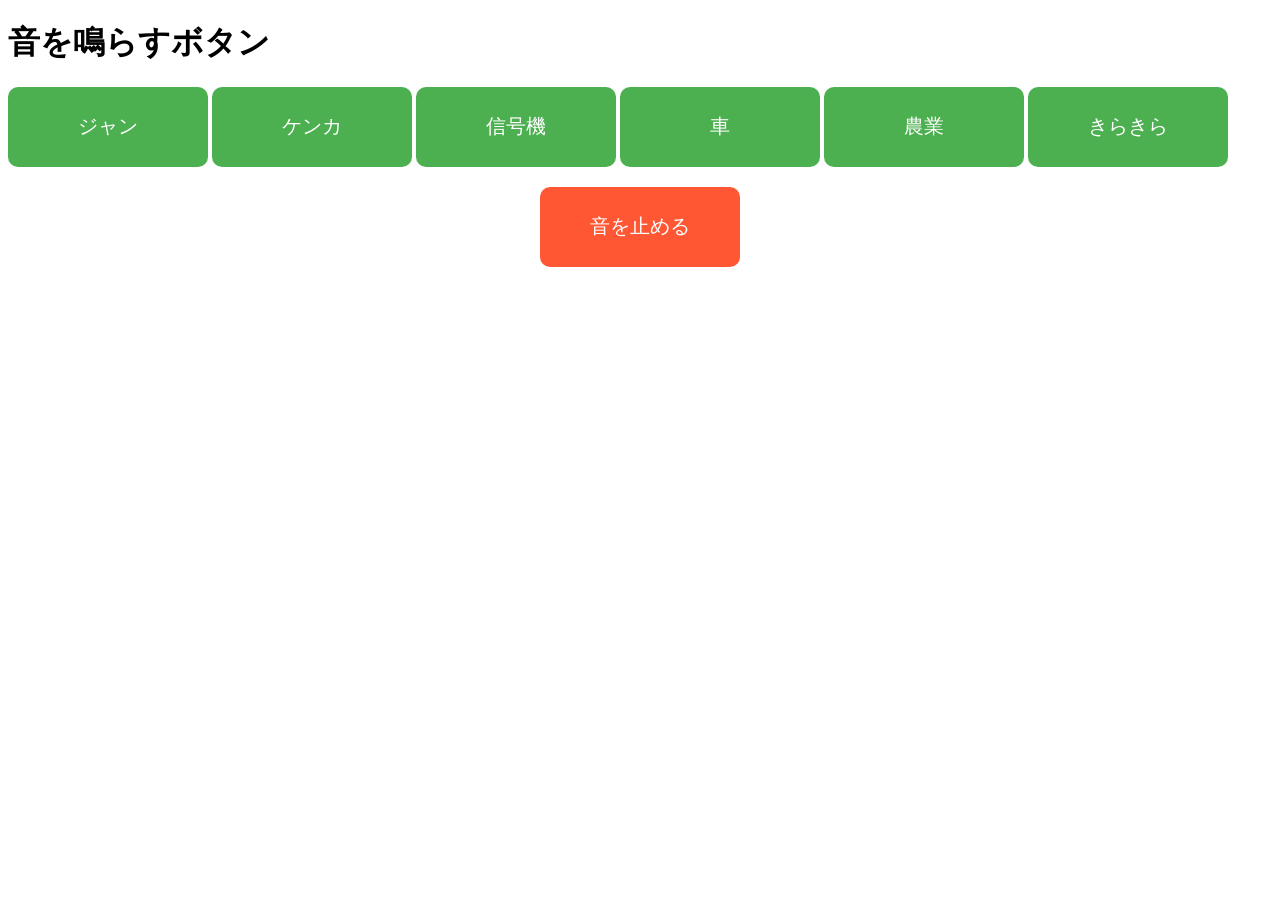
<file: index.html>
<!DOCTYPE html>
<html lang="ja">
<head>
    <meta charset="UTF-8">
    <meta name="viewport" content="width=device-width, initial-scale=1.0">
    <title>複数の音を鳴らすボタン</title>
    <link rel="stylesheet" href="style.css">
</head>

<body>
    <h1>音を鳴らすボタン</h1>

    <button class="soundButton" data-sound="01ジャン！.mp3">ジャン</button>
    <button class="soundButton" data-sound="02ケンカ.mp3">ケンカ</button>
    <button class="soundButton" data-sound="03信号機.mp3">信号機</button>
    <button class="soundButton" data-sound="04車走行.mp3">車</button>
    <button class="soundButton" data-sound="05農業.mp3">農業</button>
    <button class="soundButton" data-sound="06きらきら輝く.mp3">きらきら</button>

    <!-- 音を止めるボタン -->
    
    <div style="text-align: center; margin-top: 20px;">
        <button id="stopButton">音を止める</button>
    </div>

    
    <audio id="audioPlayer"></audio>

    <script src="script.js"></script>
</body>
</html>
</file>
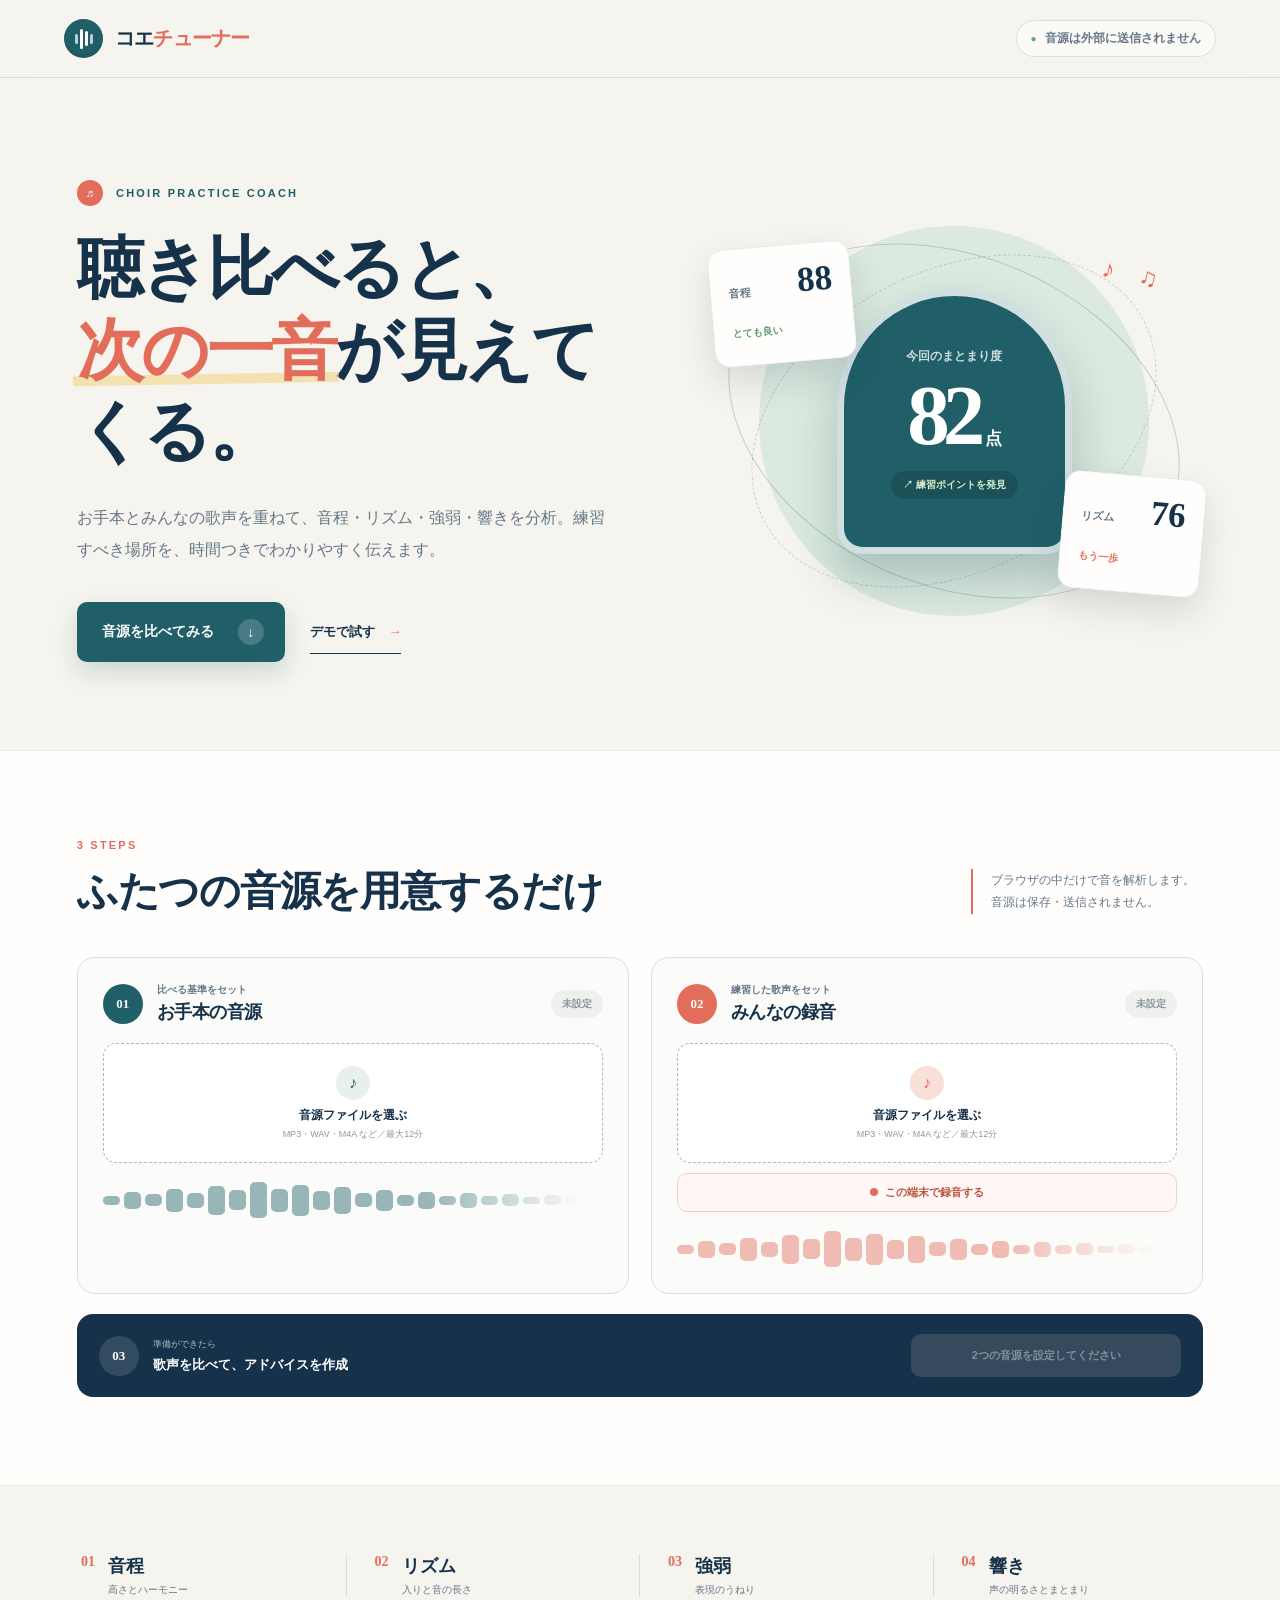
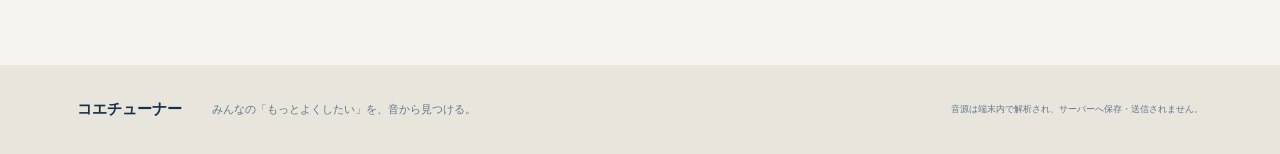
<file: choir-coach/index.html>
<!doctype html>
<html lang="ja">
  <head>
    <meta charset="UTF-8" />
    <meta name="viewport" content="width=device-width, initial-scale=1.0" />
    <meta name="theme-color" content="#f6f4ee" />
    <meta name="description" content="合唱の模範音源と録音を比較し、音程・リズム・強弱・響きの改善点を見つける練習アプリ。" />
    <title>コエチューナー｜合唱録音比較</title>
    <link rel="stylesheet" href="./style.css" />
    <script defer src="./app.js"></script>
  </head>
  <body>
    <div id="root"></div>
    <noscript>このアプリを使うにはJavaScriptを有効にしてください。</noscript>
  </body>
</html>
</file>
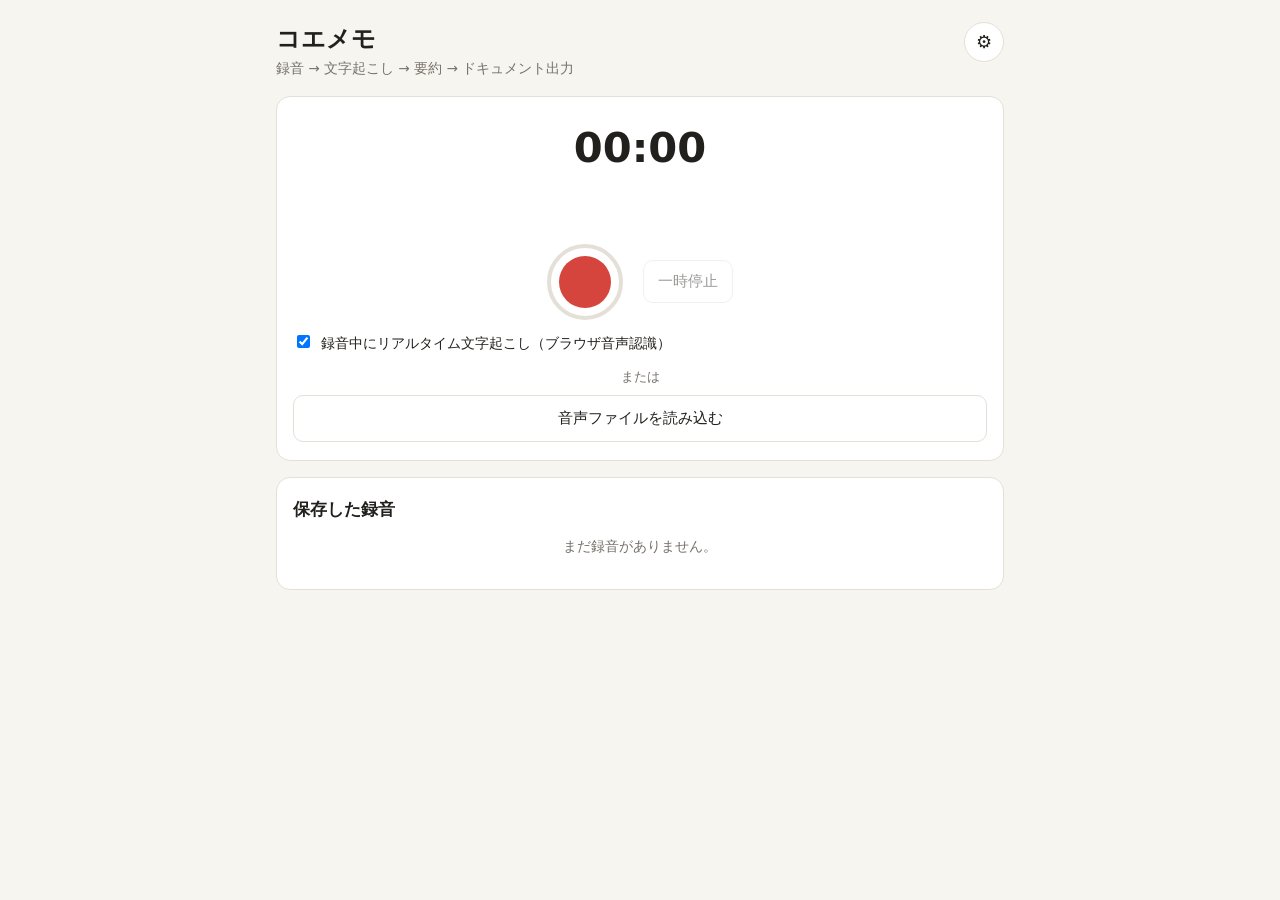
<file: voice-recorder/index.html>
<!doctype html>
<html lang="ja">
  <head>
    <meta charset="UTF-8" />
    <meta name="viewport" content="width=device-width, initial-scale=1.0" />
    <meta name="theme-color" content="#f7f5f0" />
    <meta name="description" content="録音した音声をタイムスタンプ付きで文字起こしし、要約してドキュメントとして書き出せるボイスレコーダー。" />
    <title>コエメモ｜文字起こしボイスレコーダー</title>
    <link rel="stylesheet" href="./style.css" />
    <script type="module" src="./app.js"></script>
  </head>
  <body>
    <header class="top">
      <h1>コエメモ</h1>
      <p class="sub">録音 → 文字起こし → 要約 → ドキュメント出力</p>
      <button id="settingsBtn" class="icon-btn" aria-label="設定">⚙</button>
    </header>

    <main>
      <!-- 録音 -->
      <section class="card" id="recorderCard">
        <div class="timer" id="timer">00:00</div>
        <canvas id="meter" width="600" height="60" aria-hidden="true"></canvas>
        <div class="rec-controls">
          <button id="recBtn" class="rec-btn" aria-label="録音開始"><span></span></button>
          <button id="pauseBtn" class="btn" disabled>一時停止</button>
        </div>
        <label class="check">
          <input type="checkbox" id="liveToggle" checked />
          録音中にリアルタイム文字起こし（ブラウザ音声認識）
        </label>
        <p class="hint" id="liveSupport"></p>
        <div class="or">または</div>
        <label class="btn file-btn">
          音声ファイルを読み込む
          <input type="file" id="fileInput" accept="audio/*,video/*" hidden />
        </label>
      </section>

      <!-- 現在の録音 -->
      <section class="card hidden" id="sessionCard">
        <input id="titleInput" class="title-input" placeholder="タイトル" />
        <p class="meta" id="sessionMeta"></p>
        <audio id="player" controls preload="metadata"></audio>

        <div class="tabs" role="tablist">
          <button class="tab active" data-tab="transcript" role="tab">文字起こし</button>
          <button class="tab" data-tab="summary" role="tab">要約</button>
          <button class="tab" data-tab="export" role="tab">書き出し</button>
        </div>

        <div class="panel" id="panel-transcript">
          <div class="row">
            <select id="whisperModel" aria-label="文字起こしモデル">
              <option value="onnx-community/whisper-base">標準（whisper-base・約80MB）</option>
              <option value="onnx-community/whisper-small">高精度（whisper-small・約250MB）</option>
              <option value="onnx-community/whisper-tiny">高速（whisper-tiny・約40MB）</option>
            </select>
            <button id="whisperBtn" class="btn primary">高精度で文字起こし</button>
          </div>
          <p class="hint">端末内（ブラウザ）で Whisper を実行します。初回はモデルのダウンロードがあります。音声は外部に送信されません。</p>
          <div class="progress hidden" id="whisperProgress"><div></div><span></span></div>
          <div id="liveLine" class="live-line hidden"></div>
          <ol id="segments" class="segments"></ol>
          <p class="empty" id="segEmpty">まだ文字起こしがありません。</p>
        </div>

        <div class="panel hidden" id="panel-summary">
          <div class="row">
            <select id="summaryStyle" aria-label="要約の形式">
              <option value="meeting">会議・打ち合わせ</option>
              <option value="lecture">講義・セミナー</option>
              <option value="interview">インタビュー</option>
              <option value="memo">メモ・独り言</option>
            </select>
            <button id="summarizeBtn" class="btn primary">AIで要約</button>
          </div>
          <p class="hint" id="summaryHint"></p>
          <div id="summary" class="summary"></div>
        </div>

        <div class="panel hidden" id="panel-export">
          <label class="check"><input type="checkbox" id="incSummary" checked /> 要約を含める</label>
          <label class="check"><input type="checkbox" id="incTranscript" checked /> タイムスタンプ付き全文を含める</label>
          <div class="export-grid">
            <button class="btn" data-export="docx">Word（.doc）</button>
            <button class="btn" data-export="md">Markdown（.md）</button>
            <button class="btn" data-export="txt">テキスト（.txt）</button>
            <button class="btn" data-export="srt">字幕（.srt）</button>
            <button class="btn" data-export="pdf">印刷 / PDF</button>
            <button class="btn" data-export="audio">音声ファイル</button>
          </div>
          <button id="copyBtn" class="btn wide">クリップボードにコピー</button>
        </div>

        <button id="deleteBtn" class="btn danger wide">この録音を削除</button>
      </section>

      <!-- 履歴 -->
      <section class="card">
        <h2>保存した録音</h2>
        <ul id="history" class="history"></ul>
        <p class="empty" id="historyEmpty">まだ録音がありません。</p>
      </section>
    </main>

    <dialog id="settings">
      <form method="dialog">
        <h2>設定</h2>
        <label>Claude API キー（要約に使用）
          <input type="password" id="apiKey" autocomplete="off" placeholder="sk-ant-..." />
        </label>
        <p class="hint">キーはこの端末のブラウザにのみ保存され、要約時に Anthropic API へ直接送信されます。未設定の場合は簡易要約（端末内）になります。</p>
        <label>文字起こしの言語
          <select id="lang">
            <option value="ja">日本語</option>
            <option value="en">英語</option>
            <option value="zh">中国語</option>
            <option value="ko">韓国語</option>
          </select>
        </label>
        <div class="row end">
          <button class="btn primary" value="save">保存</button>
        </div>
      </form>
    </dialog>

    <div id="toast" class="toast" role="status"></div>
  </body>
</html>
</file>
<file: style.css>
/* ボタンのコンテナ（ボタンを3つずつ並べる） */
.button-container {
    display: flex;
    flex-wrap: wrap;  /* 折り返しを有効にする */
    justify-content: center;  /* ボタンを中央揃え */
    gap: 10px;  /* ボタンの間の余白 */
    max-width: 650px;  /* 3つ並んだときの最大幅 */
    margin: 0 auto; /* 中央配置 */
}

/* ボタンのデザイン */
.soundButton {
    font-size: 20px;
    padding: 15px 30px;
    width: 200px;
    height: 80px;
    background-color: #4CAF50;
    color: white;
    border: none;
    border-radius: 10px;
    cursor: pointer;
    text-align: center;
}

.soundButton:hover {
    background-color: #45a049;
}

#stopButton {
    font-size: 20px;
    padding: 15px 30px;
    width: 200px;
    height: 80px;
    background-color: #FF5733; /* 赤系のボタン */
    color: white;
    border: none;
    border-radius: 10px;
    cursor: pointer;
}

#stopButton:hover {
    background-color: #E64A19; /* 少し濃い赤 */
}
</file>
<file: choir-coach/style.css>
:root { --ink:#16324a; --muted:#657789; --paper:#f6f4ee; --white:#fffefd; --blue:#205f68; --blue-dark:#16484f; --mint:#dbe9df; --coral:#e26d5a; --coral-soft:#f8dfd8; --line:#d9dfdc; --yellow:#e9b64e; }
* { box-sizing:border-box; }
html { scroll-behavior:smooth; }
body { margin:0; background:var(--paper); color:var(--ink); font-family:"BIZ UDPGothic","Yu Gothic UI","Noto Sans JP",sans-serif; }
button,input { font:inherit; }
button,a { -webkit-tap-highlight-color:transparent; }
button:focus-visible,a:focus-visible,input:focus-visible { outline:3px solid var(--yellow); outline-offset:3px; }
.topbar { height:78px; display:flex; align-items:center; justify-content:space-between; padding:0 clamp(22px,5vw,76px); border-bottom:1px solid rgba(22,50,74,.12); background:rgba(246,244,238,.88); backdrop-filter:blur(14px); position:sticky; top:0; z-index:20; }
.brand { color:var(--ink); text-decoration:none; display:inline-flex; align-items:center; gap:12px; font-weight:800; font-size:20px; letter-spacing:-.04em; }
.brand>span:last-child>span { color:var(--coral); }
.brand-mark { width:39px; height:39px; border-radius:50%; background:var(--blue); display:flex; align-items:center; justify-content:center; gap:2px; box-shadow:inset 0 -4px 0 rgba(0,0,0,.08); }
.brand-mark i { width:3px; border-radius:4px; background:#fff; display:block; }
.brand-mark i:nth-child(1),.brand-mark i:nth-child(4) { height:10px; opacity:.7; }
.brand-mark i:nth-child(2) { height:20px; }
.brand-mark i:nth-child(3) { height:15px; }
.topbar-note { font-size:12px; font-weight:700; color:var(--muted); padding:9px 14px; border:1px solid var(--line); border-radius:99px; background:rgba(255,255,255,.55); }
.topbar-note span { color:#63a87a; font-size:10px; margin-right:5px; }
.hero { min-height:620px; padding:clamp(64px,8vw,112px) clamp(22px,6vw,94px) 88px; display:grid; grid-template-columns:minmax(0,1.04fr) minmax(390px,.96fr); align-items:center; gap:clamp(42px,7vw,100px); max-width:1440px; margin:auto; overflow:hidden; }
.eyebrow,.section-kicker { margin:0 0 22px; font-size:11px; font-weight:900; letter-spacing:.2em; color:var(--blue); }
.eyebrow span { display:inline-grid; place-items:center; width:26px; height:26px; margin-right:8px; color:#fff; background:var(--coral); border-radius:50%; letter-spacing:normal; }
.hero h1 { margin:0; font-family:"Yu Mincho","Hiragino Mincho ProN",serif; font-size:clamp(44px,5.2vw,75px); line-height:1.22; letter-spacing:-.045em; font-weight:700; }
.hero h1 em { font-style:normal; color:var(--coral); position:relative; z-index:1; }
.hero h1 em::after { content:""; position:absolute; left:-4px; right:-4px; bottom:3px; height:10px; background:#f3d78e; z-index:-1; opacity:.62; transform:rotate(-1deg); }
.lead { max-width:630px; margin:30px 0 0; color:var(--muted); line-height:2; font-size:16px; font-weight:500; }
.hero-actions { display:flex; gap:25px; align-items:center; margin-top:36px; }
.primary-button { display:inline-flex; align-items:center; gap:24px; padding:17px 21px 17px 25px; background:var(--blue); color:#fff; text-decoration:none; font-weight:800; font-size:14px; border-radius:10px; box-shadow:0 10px 24px rgba(32,95,104,.2); transition:transform .2s,background .2s; }
.primary-button:hover { transform:translateY(-2px); background:var(--blue-dark); }
.primary-button span { display:grid; place-items:center; width:26px; height:26px; border-radius:50%; background:rgba(255,255,255,.18); }
.text-button { border:0; background:transparent; color:var(--ink); font-weight:800; font-size:13px; cursor:pointer; padding:12px 0; border-bottom:1px solid var(--ink); }
.text-button span { color:var(--coral); margin-left:10px; }
.hero-score { min-height:420px; position:relative; display:grid; place-items:center; isolation:isolate; }
.hero-score::before { content:""; width:390px; height:390px; position:absolute; border-radius:50%; background:var(--mint); z-index:-3; }
.score-orbit { position:absolute; border:1px solid rgba(32,95,104,.24); border-radius:50%; z-index:-2; }
.orbit-one { width:470px; height:330px; transform:rotate(23deg); }
.orbit-two { width:430px; height:300px; transform:rotate(-28deg); border-style:dashed; }
.score-card-main { width:235px; height:265px; border-radius:120px 120px 26px 26px; background:var(--blue); color:white; text-align:center; display:flex; flex-direction:column; align-items:center; padding-top:52px; box-shadow:0 24px 45px rgba(22,72,79,.25); border:7px solid rgba(255,255,255,.8); }
.score-card-main>span { font-size:12px; font-weight:700; opacity:.78; }
.score-card-main strong { font:700 85px/1 Georgia,serif; letter-spacing:-.08em; margin-top:8px; }
.score-card-main strong small { font:700 17px sans-serif; letter-spacing:0; margin-left:6px; }
.score-trend { font-size:10px; font-weight:800; color:#d8efc9; background:rgba(0,0,0,.15); border-radius:99px; padding:7px 12px; margin-top:13px; }
.float-card { position:absolute; width:142px; height:118px; background:var(--white); border-radius:16px; padding:18px; box-shadow:0 16px 35px rgba(22,50,74,.14); border:1px solid rgba(22,50,74,.08); display:grid; grid-template-columns:1fr auto; align-items:baseline; }
.float-card span { font-size:11px; color:var(--muted); font-weight:800; }
.float-card strong { font:700 35px/1 Georgia,serif; }
.float-card i { grid-column:1/-1; font-style:normal; font-size:10px; font-weight:800; color:#5c9b6f; margin-top:16px; }
.float-pitch { left:1%; top:8%; transform:rotate(-5deg); }
.float-rhythm { right:0; bottom:9%; transform:rotate(5deg); }
.float-rhythm i { color:var(--coral); }
.music-dots { position:absolute; color:var(--coral); right:9%; top:11%; font:700 25px serif; transform:rotate(12deg); }
.compare-section { background:var(--white); border-top:1px solid rgba(22,50,74,.1); border-bottom:1px solid rgba(22,50,74,.1); padding:88px clamp(22px,6vw,94px); }
.compare-section>* { max-width:1250px; margin-left:auto; margin-right:auto; }
.section-heading { display:flex; align-items:end; justify-content:space-between; margin-bottom:38px; }
.section-heading h2 { font:700 clamp(28px,3.2vw,43px)/1.35 "Yu Mincho",serif; margin:0; letter-spacing:-.03em; }
.section-heading p:last-child { color:var(--muted); font-size:12px; line-height:1.9; border-left:2px solid var(--coral); padding-left:18px; margin:0 8px 5px 0; }
.section-kicker { margin-bottom:13px; color:var(--coral); }
.upload-grid { display:grid; grid-template-columns:1fr 1fr; gap:22px; }
.sound-card { border:1px solid var(--line); border-radius:18px; background:#fbfcf9; padding:25px; transition:box-shadow .2s,border .2s; }
.sound-card:hover { box-shadow:0 15px 35px rgba(22,50,74,.08); }
.sound-card-head { display:grid; grid-template-columns:auto 1fr auto; align-items:center; gap:14px; margin-bottom:19px; }
.step-number { width:40px; height:40px; display:grid; place-items:center; border-radius:50%; font:700 13px Georgia,serif; color:#fff; background:var(--blue); }
.coral .step-number { background:var(--coral); }
.sound-card-head p { margin:0 0 3px; font-size:10px; font-weight:700; color:var(--muted); }
.sound-card-head h2 { margin:0; font-size:18px; letter-spacing:-.03em; }
.ready-pill { color:#88949d; background:#edf0ed; border-radius:99px; padding:7px 11px; font-size:10px; font-weight:800; }
.drop-zone { min-height:120px; border:1.5px dashed #aebcb8; border-radius:13px; background:#fff; display:flex; align-items:center; justify-content:center; flex-direction:column; cursor:pointer; position:relative; transition:border .2s,background .2s; }
.drop-zone:hover { border-color:var(--blue); background:#f3f8f5; }
.coral .drop-zone:hover { border-color:var(--coral); background:#fff8f5; }
.drop-zone input { position:absolute; inset:0; opacity:0; cursor:pointer; }
.drop-icon { width:34px; height:34px; display:grid; place-items:center; color:var(--blue); background:#e8f0ed; border-radius:50%; font-weight:900; margin-bottom:7px; }
.coral .drop-icon { color:var(--coral); background:var(--coral-soft); }
.drop-zone strong { font-size:12px; }
.drop-zone small { margin-top:4px; color:#8a979f; font-size:9px; }
.record-button { width:100%; margin-top:10px; border:1px solid #efd0c8; background:#fff7f5; color:#bd5140; padding:11px; border-radius:10px; font-size:11px; font-weight:800; cursor:pointer; }
.record-dot { display:inline-block; width:8px; height:8px; background:var(--coral); border-radius:50%; margin-right:7px; }
.wave-shell { height:38px; overflow:hidden; margin-top:18px; }
.wave { height:100%; display:flex; align-items:center; justify-content:space-between; gap:4px; mask-image:linear-gradient(90deg,#000 0 65%,transparent 96%); }
.wave i { display:block; flex:1; min-height:4px; border-radius:5px; background:var(--blue); opacity:.45; }
.wave-warm i { background:var(--coral); }
.analyze-bar { margin-top:20px; padding:20px 22px; border-radius:16px; background:var(--ink); color:#fff; display:flex; align-items:center; justify-content:space-between; gap:20px; }
.analyze-copy { display:flex; align-items:center; gap:14px; }
.step-number.dark { background:rgba(255,255,255,.12); }
.analyze-copy small { display:block; color:#aebbc5; font-size:9px; margin-bottom:4px; }
.analyze-copy strong { font-size:13px; }
.analyze-bar button { min-width:270px; border:0; border-radius:10px; padding:14px 20px; font-size:11px; font-weight:800; color:#81909c; background:#354b5d; cursor:not-allowed; }
.feature-strip { max-width:1250px; margin:0 auto; padding:68px clamp(22px,4vw,38px); display:grid; grid-template-columns:repeat(4,1fr); }
.feature-strip div { padding:0 28px; border-right:1px solid var(--line); display:grid; grid-template-columns:auto 1fr; column-gap:13px; }
.feature-strip div:last-child { border:0; }
.feature-strip span { color:var(--coral); font:700 14px Georgia,serif; grid-row:span 2; }
.feature-strip strong { font:700 18px "Yu Mincho",serif; }
.feature-strip small { color:var(--muted); margin-top:5px; font-size:10px; }
footer { background:#e8e5dc; padding:35px clamp(22px,6vw,94px); display:grid; grid-template-columns:auto 1fr auto; gap:30px; align-items:center; font-size:11px; color:var(--muted); }
footer span { font-size:15px; font-weight:900; color:var(--ink); }
footer p,footer small { margin:0; }
footer small { text-align:right; font-size:9px; }
@media (max-width:880px) { .hero{grid-template-columns:1fr;padding-top:60px}.hero-score{min-height:390px}.upload-grid{grid-template-columns:1fr}.section-heading{align-items:start;gap:25px}.feature-strip{grid-template-columns:repeat(2,1fr);row-gap:35px}.feature-strip div:nth-child(2){border:0}footer{grid-template-columns:1fr;gap:10px;text-align:center}footer small{text-align:center} }
@media (max-width:600px) { .topbar{height:64px}.topbar-note{display:none}.hero{padding-left:20px;padding-right:20px;gap:25px}.hero h1{font-size:42px}.lead{font-size:14px}.hero-actions{align-items:stretch;flex-direction:column;gap:8px}.primary-button{justify-content:space-between}.text-button{align-self:flex-start}.hero-score{transform:scale(.82);margin:-30px -40px}.compare-section{padding:65px 17px}.section-heading{display:block}.section-heading>p{margin-top:18px!important}.sound-card{padding:18px}.sound-card-head{grid-template-columns:auto 1fr}.ready-pill{display:none}.analyze-bar{flex-direction:column;align-items:stretch}.analyze-bar button{min-width:0}.feature-strip{grid-template-columns:1fr 1fr;padding-left:4px;padding-right:4px}.feature-strip div{padding:0 15px} }
@media (prefers-reduced-motion:reduce) { html{scroll-behavior:auto}*{transition:none!important} }

.visually-hidden { position:absolute!important; width:1px!important; height:1px!important; padding:0!important; margin:-1px!important; overflow:hidden!important; clip:rect(0,0,0,0)!important; white-space:nowrap!important; border:0!important; }
.ready-pill.ready { color:#397552; background:#dff0e4; }
.sound-card.has-audio { background:#f9fbf8; border-color:#bdcfca; }
.coral.has-audio { background:#fffaf8; border-color:#e9c4ba; }
.loaded-audio { border:1px solid #dfe6e2; border-radius:13px; background:#fff; padding:15px; }
.loaded-audio-top { display:grid; grid-template-columns:auto 1fr auto; align-items:center; gap:11px; }
.file-note { width:34px; height:34px; display:grid; place-items:center; border-radius:9px; color:var(--blue); background:#e8f0ed; font-weight:900; }
.coral .file-note { color:var(--coral); background:var(--coral-soft); }
.file-info { min-width:0; }
.file-info strong { display:block; white-space:nowrap; overflow:hidden; text-overflow:ellipsis; font-size:12px; }
.file-info small { color:var(--muted); font-size:9px; }
.remove-file { width:28px; height:28px; border:0; border-radius:50%; background:#eef1ef; color:#74828c; cursor:pointer; font-size:17px; }
.remove-file:hover { background:#f3deda; color:#aa4a3b; }
.asset-wave { height:42px; margin:13px 0 8px; }
.loaded-audio audio { width:100%; height:34px; display:block; }
.replace-file { display:block; width:max-content; margin:10px 0 0 auto; color:var(--blue); font-size:9px; font-weight:800; cursor:pointer; text-decoration:underline; text-underline-offset:3px; }
.coral .replace-file { color:var(--coral); }
.wave-compact { gap:2px; mask-image:linear-gradient(90deg,transparent,#000 4%,#000 96%,transparent); }
.wave-compact i { min-width:1px; opacity:.6; }
.drop-zone.dragging { border-color:var(--blue); border-style:solid; background:#eaf4ef; box-shadow:inset 0 0 0 3px rgba(32,95,104,.08); }
.coral .drop-zone.dragging { border-color:var(--coral); background:#fff1ed; }
.record-button:disabled,.text-button:disabled { opacity:.55; cursor:wait; }
.recording-panel { min-height:50px; margin-top:10px; padding:9px 10px 9px 14px; display:flex; align-items:center; gap:9px; border:1px solid #e7b4a9; border-radius:10px; color:#a94636; background:#fff0ec; }
.recording-panel strong { flex:1; font-size:11px; }
.recording-panel button { border:0; border-radius:7px; background:var(--coral); color:#fff; padding:8px 10px; font-size:9px; font-weight:800; cursor:pointer; }
.record-pulse { width:9px; height:9px; border-radius:50%; background:#de4a39; box-shadow:0 0 0 0 rgba(222,74,57,.5); animation:record-pulse 1.25s infinite; }
@keyframes record-pulse { 70%{box-shadow:0 0 0 8px rgba(222,74,57,0)} 100%{box-shadow:0 0 0 0 rgba(222,74,57,0)} }
.error-banner { max-width:1250px!important; margin-top:-16px!important; margin-bottom:20px!important; min-height:48px; display:flex; align-items:center; gap:11px; padding:10px 12px; border:1px solid #e8b8ae; border-radius:11px; background:#fff2ef; color:#9e4233; }
.error-banner>span { width:25px; height:25px; border-radius:50%; display:grid; place-items:center; color:#fff; background:var(--coral); font-weight:900; }
.error-banner p { margin:0; flex:1; font-size:11px; font-weight:700; }
.error-banner button { border:0; background:transparent; color:#a8655a; font-size:19px; cursor:pointer; }
.analyze-bar.active { background:var(--blue-dark); box-shadow:0 14px 35px rgba(22,72,79,.2); }
.analyze-bar.active button { color:var(--ink); background:#f0c460; cursor:pointer; box-shadow:0 5px 14px rgba(0,0,0,.14); }
.analyze-bar.active button:hover { background:#f5ce78; transform:translateY(-1px); }
.analyze-bar button span { float:right; font-size:16px; }
.analyze-bar.working { min-height:80px; }
.progress-track { width:min(370px,42vw); height:9px; overflow:hidden; border-radius:99px; background:rgba(255,255,255,.13); }
.progress-track i { display:block; height:100%; border-radius:inherit; background:linear-gradient(90deg,var(--coral),#f1c160); transition:width .25s ease; }

.results-section { padding:92px clamp(22px,6vw,94px) 100px; background:var(--paper); scroll-margin-top:64px; }
.results-section>* { max-width:1250px; margin-left:auto; margin-right:auto; }
.results-heading { display:flex; align-items:end; justify-content:space-between; gap:30px; margin-bottom:34px; }
.results-heading h2,.advice-heading h2 { margin:0; font:700 clamp(30px,3.4vw,46px)/1.25 "Yu Mincho",serif; letter-spacing:-.04em; }
.results-heading>div>p:last-child { max-width:680px; color:var(--muted); font-size:13px; line-height:1.9; margin:15px 0 0; }
.print-button { border:1px solid #b9c4c1; border-radius:9px; background:transparent; color:var(--ink); padding:12px 18px; font-size:10px; font-weight:800; cursor:pointer; }
.print-button:hover { background:#fff; }
.overview-grid { display:grid; grid-template-columns:1.05fr .95fr; gap:20px; }
.overall-card { min-height:300px; border-radius:21px; background:var(--white); border:1px solid var(--line); padding:30px; display:grid; grid-template-columns:auto 1fr; gap:31px; align-items:center; box-shadow:0 12px 34px rgba(22,50,74,.06); }
.score-ring { --score:0deg; width:190px; height:190px; display:grid; place-items:center; border-radius:50%; background:conic-gradient(var(--coral) var(--score),#e3e9e5 0); position:relative; }
.score-ring::before { content:""; position:absolute; inset:14px; border-radius:50%; background:var(--white); }
.score-ring>div { position:relative; z-index:1; text-align:center; }
.score-ring span { display:block; color:var(--muted); font-size:10px; font-weight:800; }
.score-ring strong { display:inline-block; font:700 68px/1 Georgia,serif; letter-spacing:-.07em; margin-top:5px; }
.score-ring small { color:var(--muted); font-size:10px; }
.result-label { display:inline-block; color:var(--coral); font-size:9px; font-weight:900; letter-spacing:.18em; }
.overall-copy h3 { margin:12px 0 12px; font:700 25px/1.45 "Yu Mincho",serif; }
.overall-copy p { margin:0; color:var(--muted); font-size:11px; line-height:1.9; }
.metric-grid { display:grid; grid-template-columns:1fr 1fr; gap:12px; }
.metric-card { min-height:144px; padding:21px; display:grid; grid-template-columns:1fr auto; align-content:center; border:1px solid var(--line); border-radius:17px; background:rgba(255,255,255,.72); }
.metric-card span { display:block; font-size:14px; font-weight:900; }
.metric-card small { color:var(--muted); font-size:9px; }
.metric-card>strong { font:700 39px/1 Georgia,serif; }
.metric-track { grid-column:1/-1; height:5px; margin-top:20px; overflow:hidden; border-radius:99px; background:#e2e6e3; }
.metric-track i { display:block; height:100%; border-radius:inherit; }

.compare-player { margin-top:20px; border-radius:21px; background:var(--ink); color:#fff; padding:28px 30px 24px; overflow:hidden; }
.player-heading { display:flex; align-items:end; justify-content:space-between; gap:20px; }
.player-heading h3 { margin:9px 0 0; font:700 22px "Yu Mincho",serif; }
.player-heading p { color:#acb8c1; font-size:9px; margin:0; }
.timeline-visual { height:106px; margin:32px 0 17px; padding:5px 0; display:flex; align-items:center; gap:3px; position:relative; border-bottom:1px solid rgba(255,255,255,.17); }
.timeline-visual>i { display:block; flex:1; min-width:2px; border-radius:3px; opacity:.74; }
.timeline-visual>i.high { background:#78aa95; }.timeline-visual>i.mid { background:#e3b24b; }.timeline-visual>i.low { background:#e67360; }
.timeline-marker { position:absolute; bottom:-12px; width:24px; height:24px; padding:0; border:2px solid var(--ink); border-radius:50%; display:grid; place-items:center; transform:translateX(-50%); background:var(--coral); color:#fff; font:800 9px sans-serif; cursor:pointer; }
.timeline-marker:hover { transform:translateX(-50%) scale(1.12); }
.sync-controls { display:grid; grid-template-columns:auto 1fr auto; align-items:center; gap:30px; }
.sync-play { border:0; border-radius:10px; background:#fff; color:var(--ink); padding:11px 18px 11px 12px; font-size:10px; font-weight:900; cursor:pointer; }
.sync-play span { width:28px; height:28px; display:inline-grid; place-items:center; border-radius:50%; background:var(--coral); color:#fff; margin-right:9px; }
.mix-control label { display:flex; justify-content:space-between; color:#b4c0c9; font-size:9px; }
.mix-control label strong { color:#fff; font-size:9px; }
.mix-control input { width:100%; accent-color:var(--coral); cursor:pointer; }
.duration-note { min-width:88px; border-left:1px solid rgba(255,255,255,.17); padding-left:21px; }
.duration-note span,.duration-note small { display:block; color:#aebbc5; font-size:8px; }.duration-note strong { font:700 20px Georgia,serif; margin-right:6px; }

.advice-heading { margin-top:84px; display:flex; align-items:end; justify-content:space-between; gap:40px; }
.next-step { width:min(440px,42%); border-left:2px solid var(--coral); padding-left:17px; }
.next-step span { color:var(--coral); font-size:9px; font-weight:900; }.next-step p { margin:6px 0 0; color:var(--muted); font-size:10px; line-height:1.75; }
.advice-list { margin-top:30px; display:grid; gap:12px; }
.advice-card { display:grid; grid-template-columns:55px 1fr 84px; gap:20px; border:1px solid var(--line); border-radius:17px; background:var(--white); padding:25px 25px 25px 18px; }
.advice-index { color:#c0c9c5; font:700 24px Georgia,serif; border-right:1px solid var(--line); }
.advice-meta { display:flex; align-items:center; gap:13px; }
.advice-meta>span { font-size:9px; font-weight:900; background:#eef2ef; border-radius:99px; padding:6px 9px; }
.advice-meta button { border:0; background:transparent; color:var(--blue); padding:3px; font-size:9px; font-weight:800; text-decoration:underline; text-underline-offset:3px; cursor:pointer; }
.advice-main h3 { margin:12px 0 5px; font:700 20px "Yu Mincho",serif; }
.observation { margin:0; color:var(--muted); font-size:10px; }
.practice-action { margin-top:16px; display:grid; grid-template-columns:auto 1fr; gap:12px; align-items:start; padding:12px 14px; border-radius:9px; background:#f3f4ef; }
.practice-action span { color:var(--coral); font-size:9px; font-weight:900; white-space:nowrap; }.practice-action p { margin:0; color:#566c7b; font-size:10px; line-height:1.7; }
.priority-mark { align-self:center; text-align:center; border-left:1px solid var(--line); padding-left:18px; }
.priority-mark span { display:block; width:max-content; margin:auto; padding:4px 7px; border-radius:99px; color:#a24d3f; background:#f8dfd8; font-size:8px; font-weight:900; }.priority-mark.check span { color:#80702c; background:#f5e7b9; }
.priority-mark strong { display:block; margin-top:8px; font:700 32px/1 Georgia,serif; }.priority-mark small { color:var(--muted); font-size:7px; }
.practice-plan { margin-top:28px; display:grid; grid-template-columns:235px 1fr; gap:25px; padding:29px; border-radius:19px; color:#fff; background:var(--blue); }
.result-label.light { color:#f1ca6a; }.practice-plan h3 { margin:10px 0 0; font:700 23px/1.5 "Yu Mincho",serif; }
.practice-plan ol { list-style:none; margin:0; padding:0; display:grid; grid-template-columns:repeat(4,1fr); }
.practice-plan li { display:grid; grid-template-columns:auto 1fr; gap:9px; padding:0 16px; border-left:1px solid rgba(255,255,255,.18); }
.practice-plan li>span { width:34px; height:34px; display:grid; place-items:center; border-radius:50%; color:var(--ink); background:#f0c460; font-size:8px; font-weight:900; }
.practice-plan li p { margin:0; color:#c9d8d9; font-size:8px; line-height:1.7; }.practice-plan li strong { display:block; color:#fff; font-size:10px; margin-bottom:3px; }
.accuracy-note { margin-top:18px; display:flex; gap:12px; color:var(--muted); font-size:9px; line-height:1.8; }
.accuracy-note>span { flex:none; width:22px; height:22px; display:grid; place-items:center; border:1px solid #aab6b2; border-radius:50%; font:700 11px Georgia,serif; }.accuracy-note p { margin:0; }.accuracy-note strong { color:var(--ink); margin-right:6px; }

@media (max-width:900px) {
  .overview-grid{grid-template-columns:1fr}.overall-card{min-height:250px}.player-heading{align-items:start;flex-direction:column}.sync-controls{grid-template-columns:1fr}.duration-note{border-left:0;padding-left:0}.advice-heading{align-items:start;flex-direction:column}.next-step{width:100%}.practice-plan{grid-template-columns:1fr}.practice-plan ol{grid-template-columns:1fr 1fr;row-gap:20px}.practice-plan li:nth-child(odd){border-left:0}
}
@media (max-width:620px) {
  .results-section{padding:70px 16px}.results-heading{align-items:start;flex-direction:column}.overall-card{grid-template-columns:1fr;text-align:center;padding:24px}.score-ring{width:170px;height:170px;margin:auto}.metric-card{min-height:125px;padding:16px}.compare-player{padding:24px 17px}.timeline-visual{height:90px}.sync-play{width:100%}.advice-heading{margin-top:65px}.advice-card{grid-template-columns:34px 1fr;padding:18px 14px;gap:12px}.advice-index{font-size:17px}.priority-mark{grid-column:2;border-left:0;border-top:1px solid var(--line);padding:12px 0 0;display:flex;align-items:center;gap:8px;text-align:left}.priority-mark span,.priority-mark strong{margin:0}.priority-mark strong{font-size:23px}.advice-meta{align-items:start;flex-direction:column;gap:5px}.practice-action{grid-template-columns:1fr}.practice-plan{padding:24px 18px}.practice-plan ol{grid-template-columns:1fr}.practice-plan li,.practice-plan li:nth-child(odd){border-left:0;padding:0}.progress-track{width:100%}
}
@media print {
  .topbar,.hero,.compare-section,.compare-player,.feature-strip,footer,.print-button,.advice-meta button{display:none!important}.results-section{padding:12px;background:#fff}.results-heading,.advice-heading{margin-top:20px}.overall-card,.metric-card,.advice-card,.practice-plan{break-inside:avoid;box-shadow:none}.practice-plan{color:#000;background:#eef4f1}.practice-plan h3,.practice-plan li strong{color:#16324a}.practice-plan li p{color:#526978}
}
</file>
<file: voice-recorder/style.css>
:root {
  --bg: #f7f5f0;
  --card: #ffffff;
  --text: #22201c;
  --muted: #77726a;
  --line: #e4e0d7;
  --accent: #2f6f5e;
  --accent-soft: #e3efe9;
  --rec: #d6453d;
  --radius: 14px;
}
@media (prefers-color-scheme: dark) {
  :root {
    --bg: #171614;
    --card: #22211e;
    --text: #ece9e3;
    --muted: #a19b91;
    --line: #36342f;
    --accent: #6cc1a6;
    --accent-soft: #233a33;
    --rec: #ef6a62;
  }
}
* { box-sizing: border-box; }
body {
  margin: 0;
  background: var(--bg);
  color: var(--text);
  font-family: system-ui, -apple-system, "Hiragino Sans", "Noto Sans JP", sans-serif;
  line-height: 1.6;
}
.top { position: relative; padding: 20px 16px 4px; max-width: 760px; margin: 0 auto; }
.top h1 { margin: 0; font-size: 1.5rem; }
.sub { margin: 0; color: var(--muted); font-size: .85rem; }
.icon-btn {
  position: absolute; right: 16px; top: 22px;
  border: 1px solid var(--line); background: var(--card); color: var(--text);
  width: 40px; height: 40px; border-radius: 50%; font-size: 1.1rem; cursor: pointer;
}
main { max-width: 760px; margin: 0 auto; padding: 12px 16px 60px; }
.card {
  background: var(--card); border: 1px solid var(--line); border-radius: var(--radius);
  padding: 18px 16px; margin-bottom: 16px;
}
.card h2 { margin: 0 0 8px; font-size: 1.05rem; }
.hidden { display: none !important; }

.timer { font-size: 2.6rem; font-variant-numeric: tabular-nums; text-align: center; font-weight: 600; }
#meter { width: 100%; height: 48px; display: block; margin: 4px 0 10px; }
.rec-controls { display: flex; align-items: center; justify-content: center; gap: 20px; margin-bottom: 12px; }
.rec-btn {
  width: 76px; height: 76px; border-radius: 50%; border: 4px solid var(--line);
  background: var(--card); display: grid; place-items: center; cursor: pointer;
}
.rec-btn span { width: 52px; height: 52px; border-radius: 50%; background: var(--rec); transition: all .2s; }
.rec-btn.recording span { width: 30px; height: 30px; border-radius: 6px; }
.rec-btn.recording { animation: pulse 1.6s infinite; }
@keyframes pulse { 50% { border-color: var(--rec); } }

.btn {
  border: 1px solid var(--line); background: var(--card); color: var(--text);
  border-radius: 10px; padding: 10px 14px; font-size: .95rem; cursor: pointer;
  font-family: inherit;
}
.btn:disabled { opacity: .45; cursor: default; }
.btn.primary { background: var(--accent); border-color: var(--accent); color: #fff; }
@media (prefers-color-scheme: dark) { .btn.primary { color: #0e1a16; } }
.btn.danger { color: var(--rec); }
.btn.wide { width: 100%; margin-top: 12px; }
.file-btn { display: block; text-align: center; }
.check { display: flex; gap: 8px; align-items: flex-start; font-size: .9rem; margin: 6px 0; }
.hint { color: var(--muted); font-size: .8rem; margin: 6px 0; }
.or { text-align: center; color: var(--muted); font-size: .8rem; margin: 12px 0 8px; }
.row { display: flex; gap: 8px; flex-wrap: wrap; align-items: center; }
.row.end { justify-content: flex-end; }
select, input[type="password"], input[type="text"] {
  font: inherit; padding: 9px 10px; border-radius: 10px; border: 1px solid var(--line);
  background: var(--bg); color: var(--text); max-width: 100%;
}
.row select { flex: 1 1 180px; }

.title-input {
  width: 100%; font: inherit; font-size: 1.15rem; font-weight: 600; border: none;
  border-bottom: 1px solid var(--line); background: transparent; color: var(--text); padding: 4px 0;
}
.meta { color: var(--muted); font-size: .8rem; margin: 4px 0 10px; }
audio { width: 100%; margin-bottom: 10px; }

.tabs { display: flex; border-bottom: 1px solid var(--line); margin-bottom: 12px; }
.tab {
  flex: 1; background: none; border: none; padding: 10px 4px; font: inherit; color: var(--muted);
  border-bottom: 2px solid transparent; cursor: pointer;
}
.tab.active { color: var(--text); border-bottom-color: var(--accent); font-weight: 600; }

.segments { list-style: none; padding: 0; margin: 10px 0 0; }
.segments li { display: flex; gap: 10px; padding: 8px 0; border-bottom: 1px solid var(--line); }
.ts {
  flex: 0 0 auto; font-variant-numeric: tabular-nums; font-size: .8rem; color: var(--accent);
  background: var(--accent-soft); border: none; border-radius: 6px; padding: 2px 7px; height: fit-content;
  cursor: pointer; font-family: inherit;
}
.seg-text { flex: 1; outline: none; min-width: 0; overflow-wrap: anywhere; }
.seg-text:focus { background: var(--accent-soft); border-radius: 4px; }
.segments li.playing .seg-text { background: var(--accent-soft); border-radius: 4px; }
.live-line { color: var(--muted); font-style: italic; padding: 6px 0; }
.empty { color: var(--muted); font-size: .85rem; text-align: center; }

.progress { position: relative; height: 22px; background: var(--bg); border-radius: 11px; overflow: hidden; margin: 8px 0; border: 1px solid var(--line); }
.progress div { height: 100%; width: 0; background: var(--accent-soft); transition: width .3s; }
.progress span { position: absolute; inset: 0; font-size: .75rem; display: grid; place-items: center; }

.summary { font-size: .95rem; overflow-wrap: anywhere; }
.summary h1, .summary h2, .summary h3 { font-size: 1rem; margin: 14px 0 4px; }
.summary ul { padding-left: 1.2em; margin: 4px 0; }
.summary .ts { font-size: .75rem; padding: 0 5px; }

.export-grid { display: grid; grid-template-columns: repeat(auto-fill, minmax(140px, 1fr)); gap: 8px; margin-top: 10px; }

.history { list-style: none; padding: 0; margin: 0; }
.history li {
  display: flex; justify-content: space-between; gap: 10px; padding: 10px 6px;
  border-bottom: 1px solid var(--line); cursor: pointer;
}
.history li.active { background: var(--accent-soft); border-radius: 8px; }
.history .h-title { font-weight: 600; overflow: hidden; text-overflow: ellipsis; white-space: nowrap; }
.history .h-meta { color: var(--muted); font-size: .78rem; flex: 0 0 auto; }

dialog {
  border: 1px solid var(--line); border-radius: var(--radius); background: var(--card); color: var(--text);
  width: min(92vw, 440px); padding: 18px;
}
dialog::backdrop { background: rgba(0,0,0,.35); }
dialog label { display: flex; flex-direction: column; gap: 4px; font-size: .9rem; margin: 10px 0; }

.toast {
  position: fixed; left: 50%; bottom: 24px; transform: translateX(-50%) translateY(80px);
  background: var(--text); color: var(--bg); padding: 10px 16px; border-radius: 10px;
  font-size: .9rem; transition: transform .25s; max-width: calc(100vw - 32px); z-index: 10;
}
.toast.show { transform: translateX(-50%) translateY(0); }
</file>
